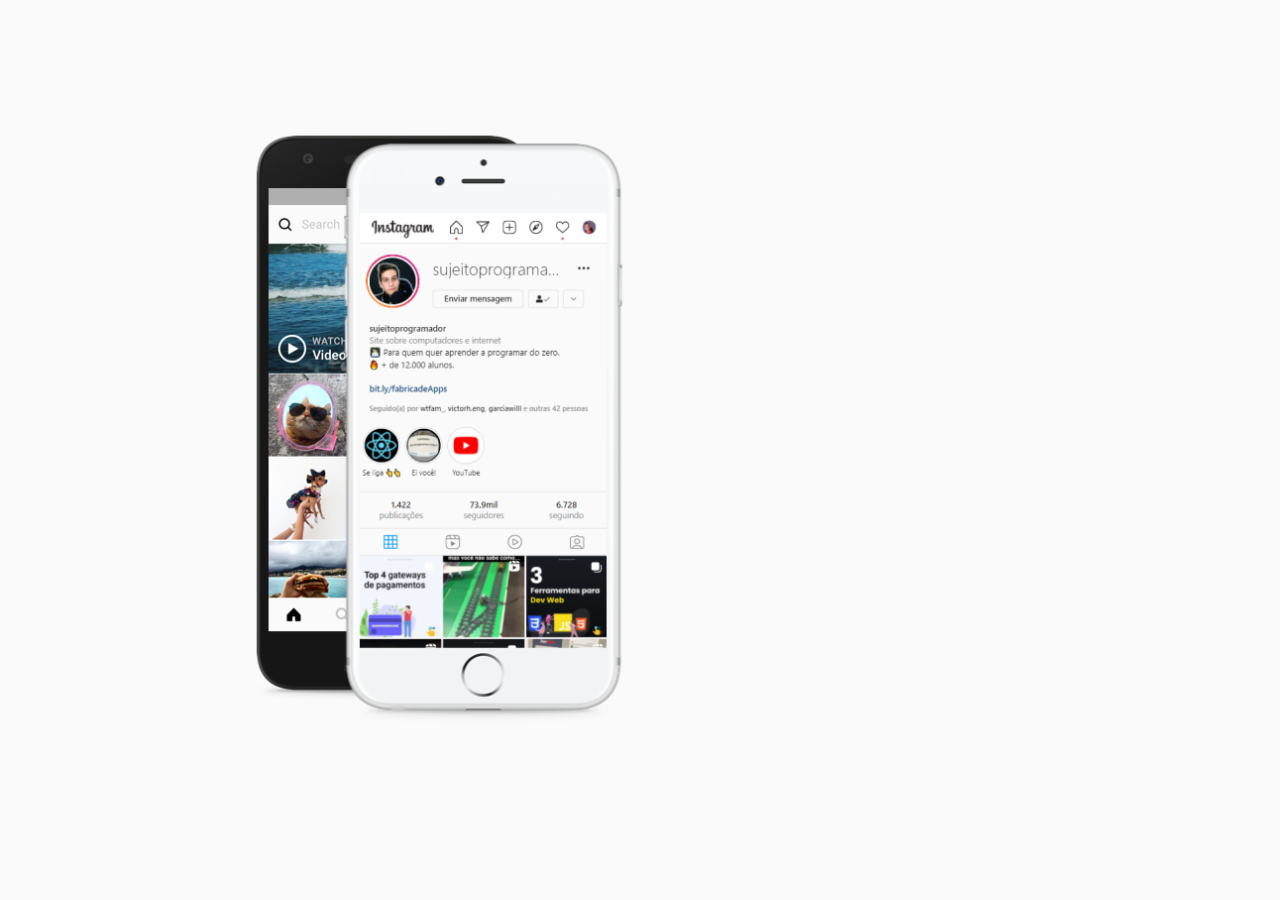
<file: index.html>
<!DOCTYPE html>
<html lang="pt-BR">

<head>
    <meta charset="UTF-8">
    <meta name="viewport" content="width=device-width, initial-scale=1.0">
    <link rel="stylesheet" href="style.css">
    <title>Instagram</title>
</head>

<body>
    <div id="wrapper">
        <div id="container">
            <div class="column left">
                <div class="main"></div>
            </div>

            <div class="column right">

            </div>
        </div>
    </div>
</body>

</html>
</file>
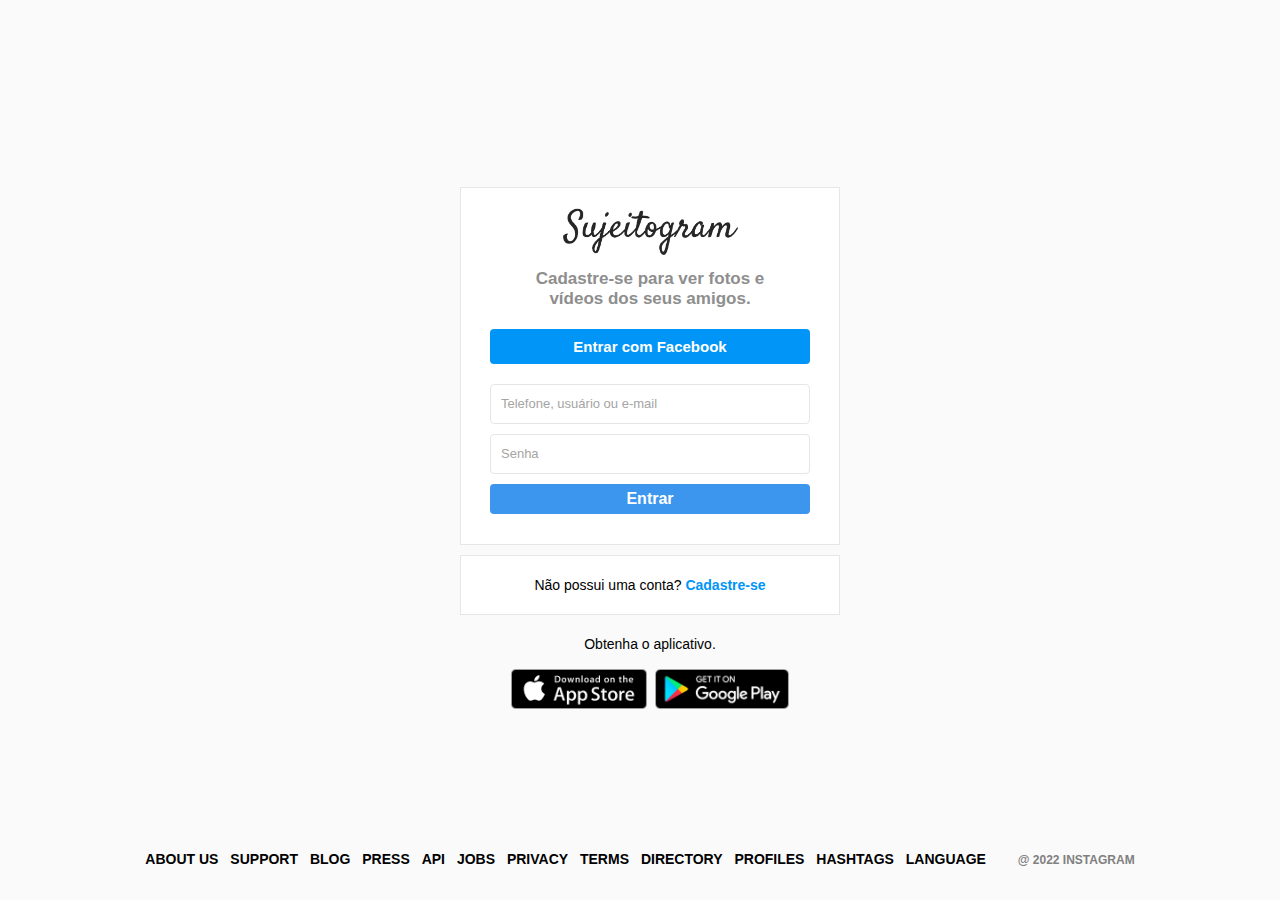
<file: singup.html>
<!DOCTYPE html>
<html lang="en">

<head>
    <meta charset="UTF-8">
    <meta name="viewport" content="width=device-width, initial-scale=1.0">
    <link rel="stylesheet" href="style.css">
    <title>Faça seu cadastro - Instagram</title>
</head>

<body>

    <!--AREA WRAPPER-->
    <div id="wrapper">

        <!--AREA CONTAINER-->
        <div id="container-singup">

            <!--AREA DIREITA-->
            <div class="column right">
                <div class="login-panel">
                    <div class="logo">
                        <img class="logo-img" src="assets/logo.png" alt="Logo do Instagram" />
                    </div>

                    <div class="message">
                        <span>Cadastre-se para ver fotos e vídeos dos seus amigos.</span>
                    </div>

                    <button class="cta-button">Entrar com Facebook</button>

                    <form>
                        <input placeholder="Telefone, usuário ou e-mail" type="text" name="username" />
                        <input placeholder="Senha" type="password" name="password" />

                        <input type="submit" value="Entrar" />
                    </form>
                </div>

                <div class="infobox">
                    <p>Não possui uma conta? <a href="#">Cadastre-se</a></p>
                </div>

                <div class="get-app-panel">
                    Obtenha o aplicativo.
                    <div class="app-buttons">
                        <a href="#">
                            <img src="assets/appstore.png" alt="Baixe na AppStore">
                        </a>

                        <a href="#">
                            <img src="assets/googleplay.png" alt="Baixe na GooglePlay">
                        </a>

                    </div>
                </div>
            </div>
        </div>

        <footer>
            <div class="footer-inner">
                <a href="#">About us</a>
                <a href="#">Support</a>
                <a href="#">Blog</a>
                <a href="#">Press</a>
                <a href="#">API</a>
                <a href="#">Jobs</a>
                <a href="#">Privacy</a>
                <a href="#">Terms</a>
                <a href="#">Directory</a>
                <a href="#">Profiles</a>
                <a href="#">Hashtags</a>
                <a href="#">Language</a>
                <div class="text-small">@ 2022 Instagram</div>
            </div>
        </footer>

    </div>

</body>

</html>
</file>
<file: style.css>
* {
    box-sizing: border-box;
    margin: 0;
    padding: 0;
}

a {
    color: var(--button-primary);
    text-decoration: none;
}

body {
    --background: #FAFAFA;
    --white: #FFFFFF;
    --black: #000000;
    --button-primary: #0095F6;
    --border-primary: #E6E6E6;

    background: var(--background);
    height: 100%;
    width: 100%;
    margin: 0;
    padding: 0;
    font-family: Arial, Helvetica, sans-serif;
    font-size: 14px;
    line-height: 18px;
}

#wrapper {
    height: 100vh;
}

#container {
    margin: 0 auto;
    min-height: 100%;
    width: 800px;
    display: flex;
    align-items: center;
}

.column {
    flex-grow: 1;
    width: 50%;
}

.left {
    background-image: url("assets/main-foto.png");
    background-size: 450px;
    background-repeat: no-repeat;
    background-position: center;
    height: 600px;
    margin-bottom: 50px;
}

.right {
    padding-left: 20px;
}

.login-panel {
    background-color: var(--white);
    border: 1px solid var(--border-primary);
    text-align: center;
    padding: 20px 0;
}

.logo-img {
    width: 175px;
}

form {
    display: flex;
    flex-direction: column;
    align-items: center;
    justify-content: center;
}

input[type=password],
input[type=text] {
    background-color: var(--white);
    border: 1px solid var(--border-primary);
    height: 40px;
    border-radius: 4px;
    margin-top: 10px;
    padding: 10px;
    font-size: 13px;
    width: 320px;
    color: var(--black);
}

input[type="password"]::placeholder,
input[type="text"]::placeholder {
    color: rgb(165, 164, 164);
}

input[type="password"]:focus,
input[type="text"]:focus {
    outline: 0;
    border: 1px solid #A1A1A1;
}

input[type="submit"] {
    width: 320px;
    margin-top: 10px;
    height: 30px;
    border: 0;
    background-color: #3C96ED;
    border-radius: 4px;
    color: #FFF;
    font-size: 16px;
    font-weight: bold;
    margin-bottom: 10px;
    cursor: pointer;
}

.infobox {
    background-color: #FFF;
    height: 60px;
    border: 1px solid var(--border-primary);
    margin: 10px auto 0;
    display: flex;
    align-items: center;
    justify-content: center;
}

.infobox p {
    user-select: none;
}

.infobox p a {
    font-weight: bold;
    user-select: none;
}

.get-app-panel {
    margin-top: 20px;
    text-align: center;
}

.app-buttons {
    margin-top: 16px;
}

.app-buttons img {
    height: 40px;
    padding: 0 2px;
}

footer {
    text-align: center;
    height: 50px;
    margin-top: -50px;
}

footer a {
    color: var(--black);
    text-transform: uppercase;
    font-weight: bold;
    margin-right: 8px;
}

.text-small {
    font-size: 12px;
    font-weight: bold;
    color: grey;
    text-transform: uppercase;
    padding-left: 20px;
    display: inline-block;
}

/* PAGINA SINGUP */
#container-singup {
    margin: 0 auto;
    min-height: 100%;
    max-width: 400px;
    display: flex;
    align-items: center;
}

.message {
    margin: 10px 70px;
}

.message span {
    text-align: center;
    font-size: 17px;
    font-weight: bold;
    line-height: 20px;
    color: #8E8E8E;
}

.cta-button {
    width: 320px;
    margin: 10px 0;
    height: 35px;
    background-color: var(--button-primary);
    color: var(--white);
    border: 0;
    border-radius: 4px;
    font-size: 15px;
    cursor: pointer;
    font-weight: bold;
}

.divisor-container {
    display: flex;
    justify-content: center;
    align-items: center;
    margin: 10px 0;
}

.line {
    height: 1px;
    background-color: var(--border-primary);
    width: 35%;
}

.divisor-tag {
    font-weight: bold;
    margin: 0 2.5%;
    color: #8E8E8E;
    user-select: none;
}

/* RESPONSIVIDADE */
@media (max-width:850px) {
    .left {
        display: none;
    }

    #container {
        width: 70%;
    }

    .right {
        padding-left: 0;
    }
}

@media (max-width: 560px) {
    #container {
        width: 90%;
    }

    #container-singup {
        width: 90%;
    }

    input[type="password"],
    input[type="text"],
    input[type="submit"] {
        width: 85%;
    }

    .cta-button {
        width: 85%;
    }

    .message {
        margin: 10px 25px;
    }
}
</file>
